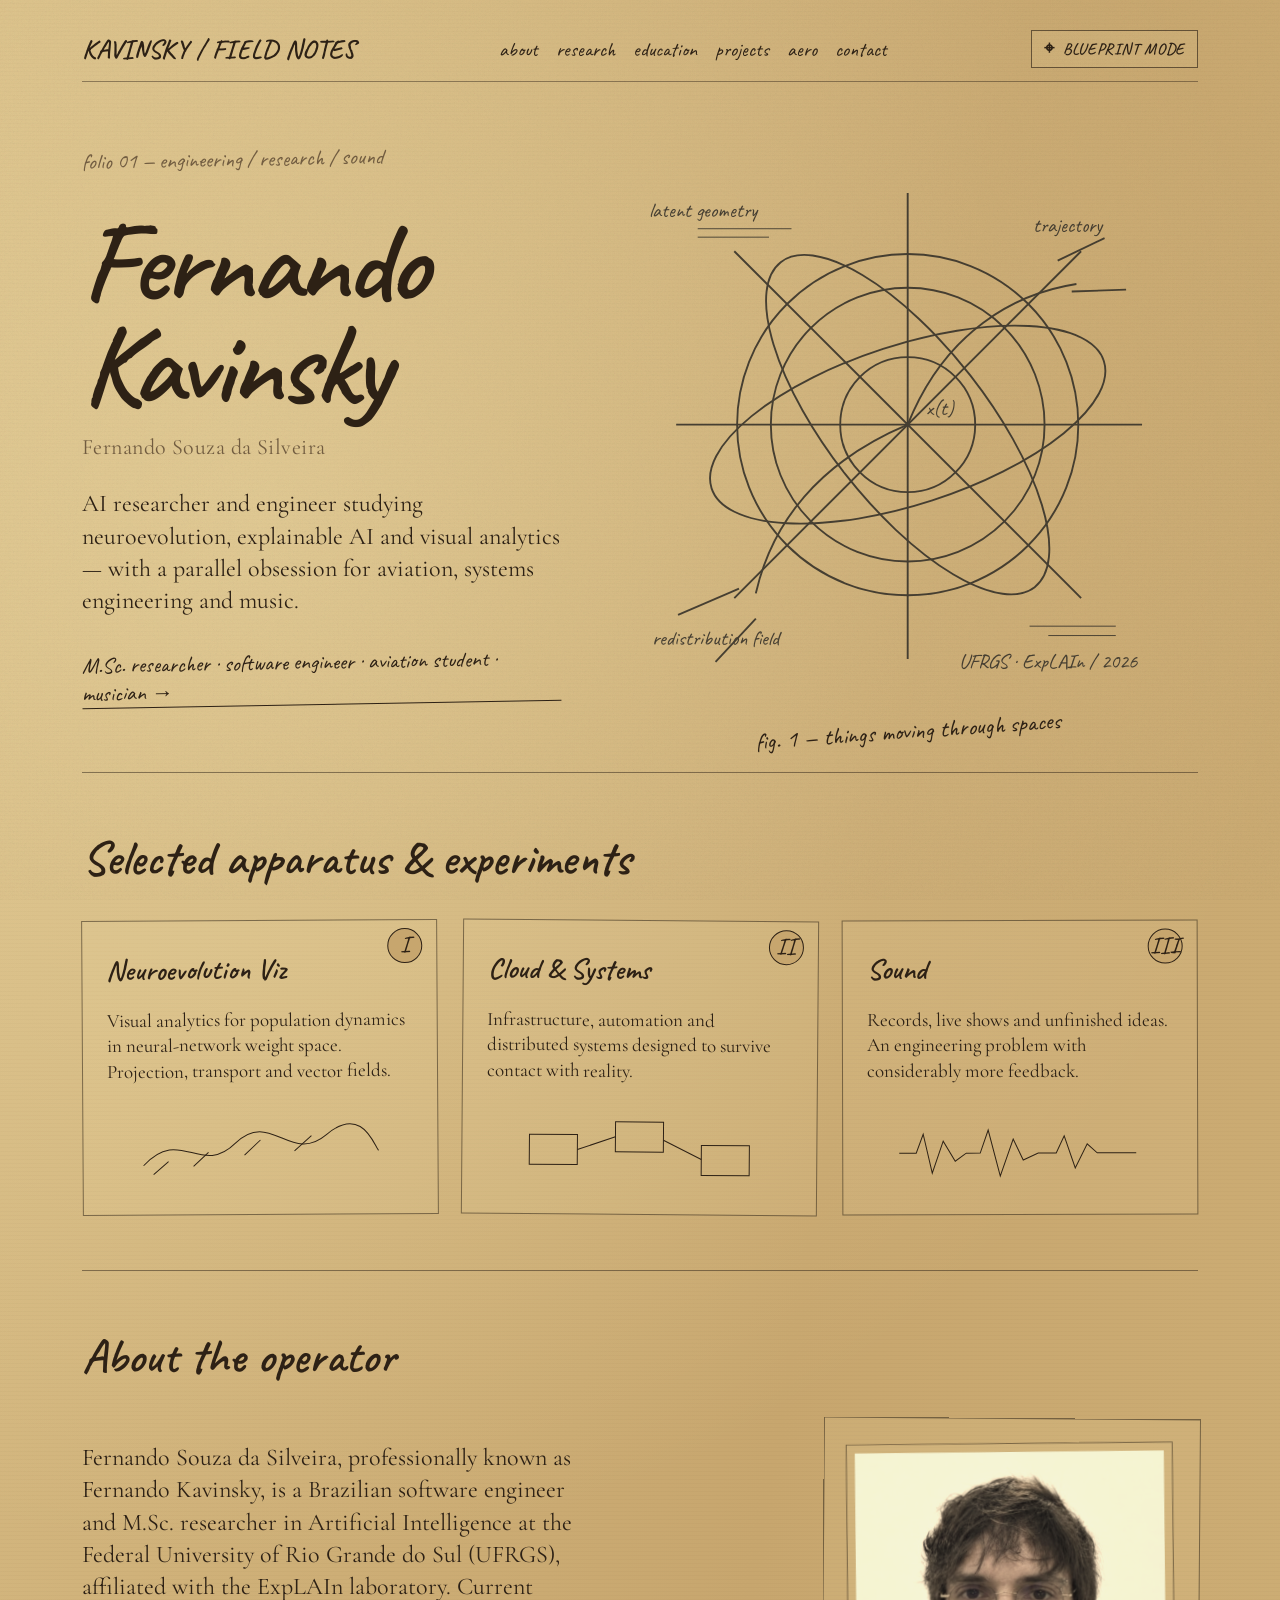
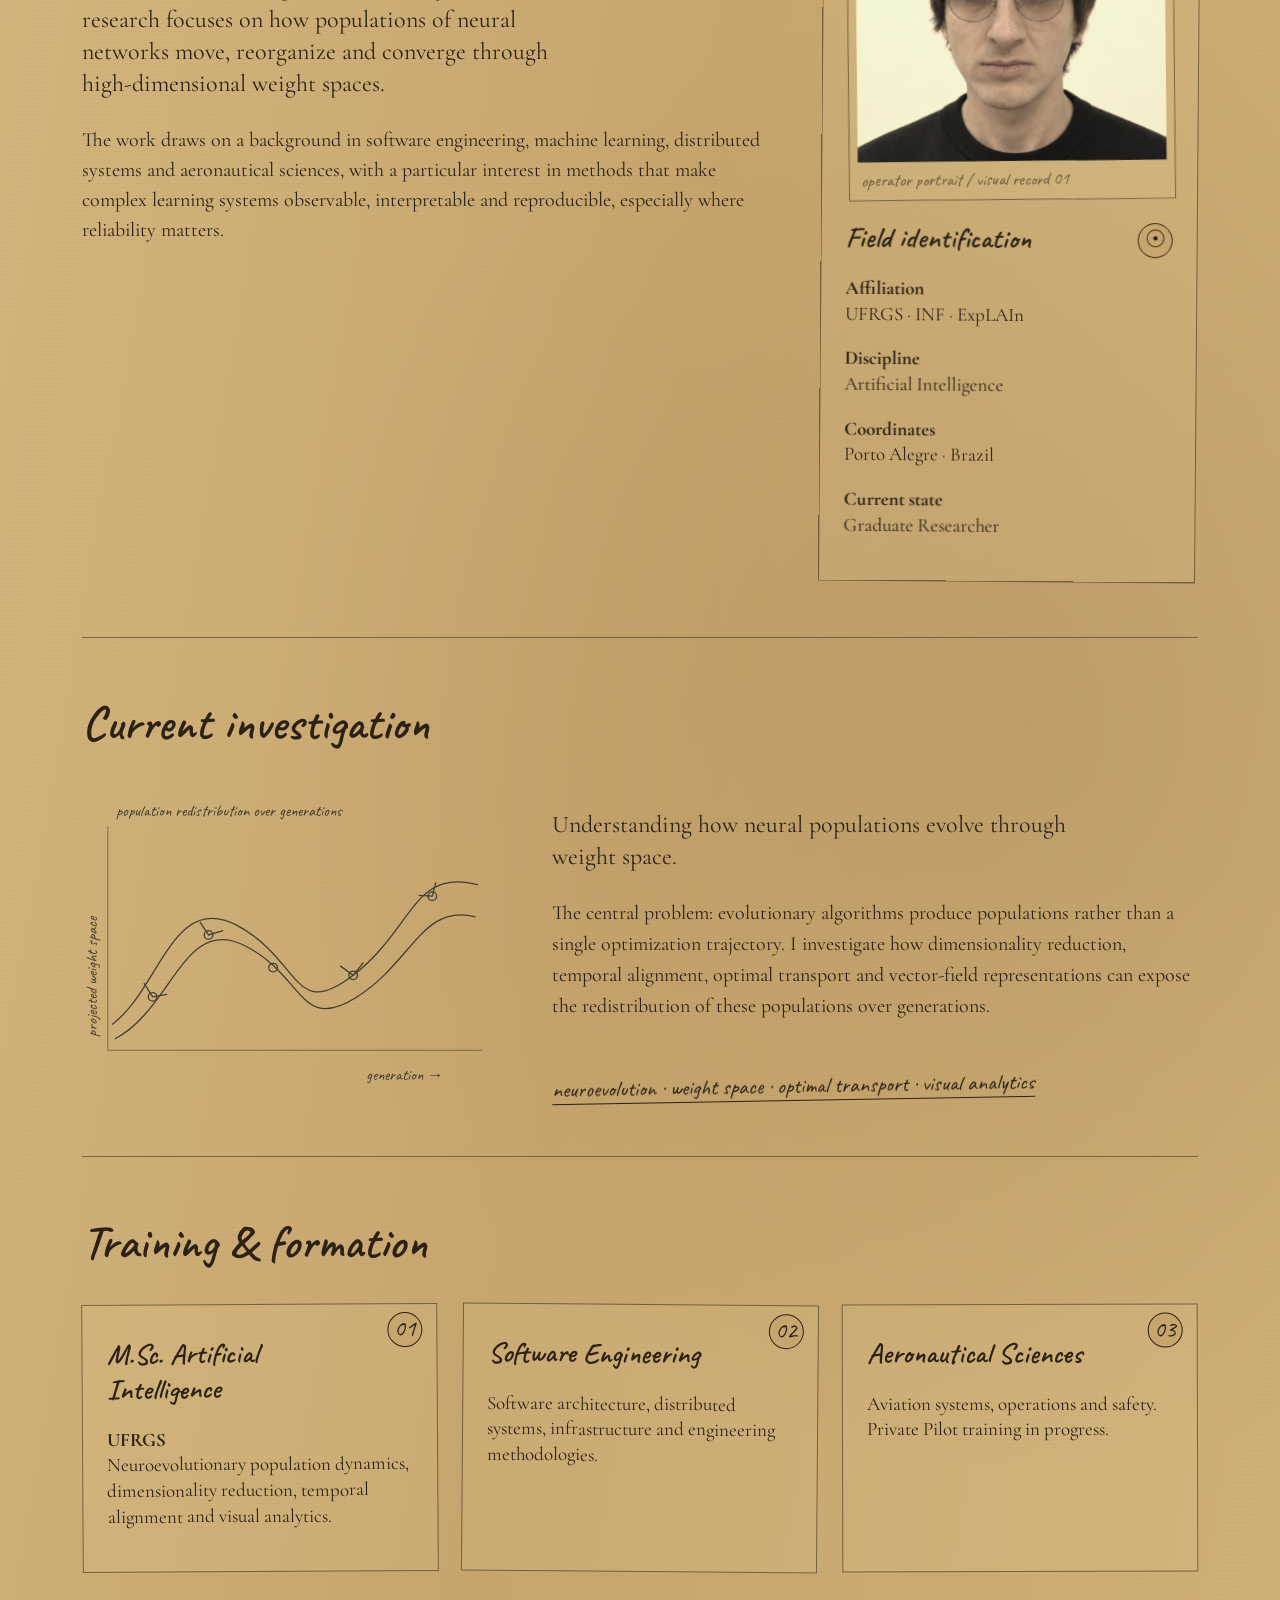
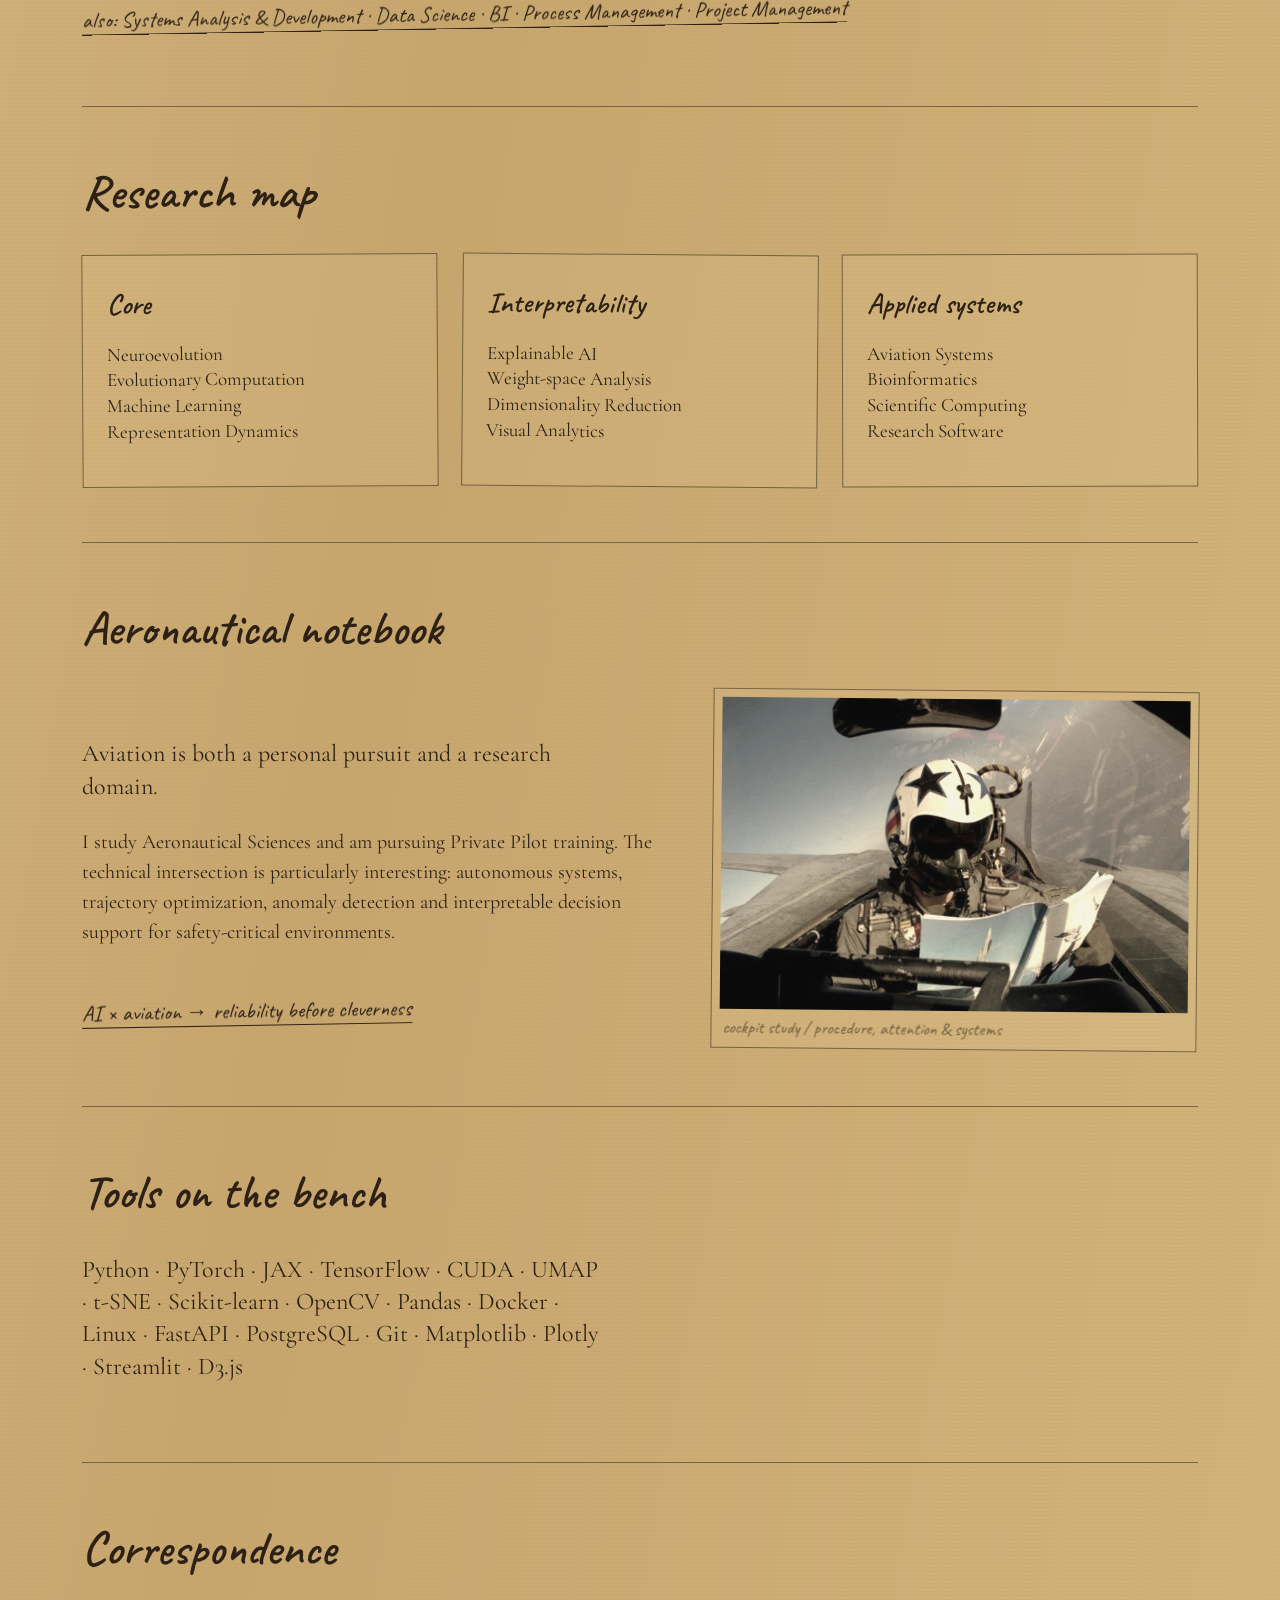
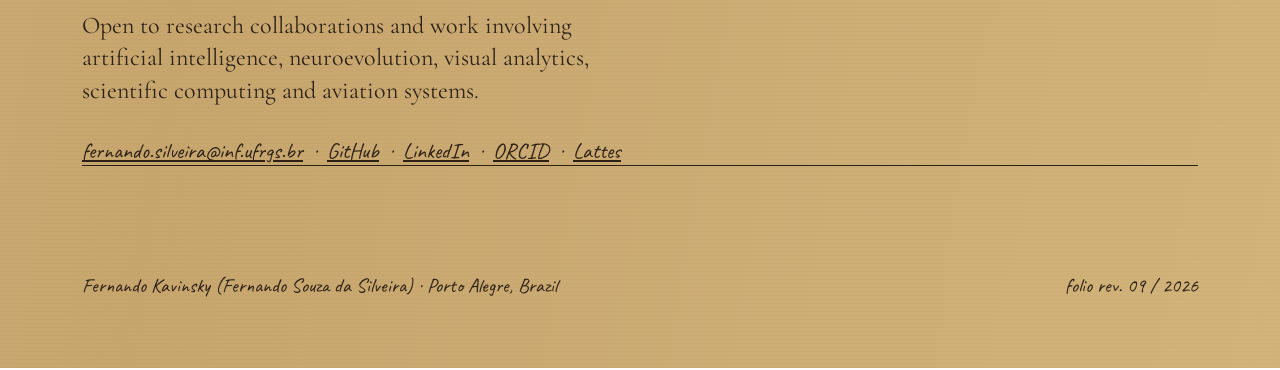
<file: index.html>
<!doctype html>
<html lang="en">
<head>
<meta charset="utf-8">
<meta name="viewport" content="width=device-width,initial-scale=1">
<title>Fernando Kavinsky | Fernando Souza da Silveira</title>
<meta name="description" content="Fernando Souza da Silveira (Fernando Kavinsky) is a software engineer and M.Sc. researcher in Artificial Intelligence at UFRGS, working on neuroevolution, explainable AI and visual analytics.">
<meta name="author" content="Fernando Souza da Silveira">
<meta name="robots" content="index, follow">
<meta name="theme-color" content="#c7a66e" id="themeColor">
<link rel="canonical" href="https://kavinsky.net/">
<link rel="icon" type="image/svg+xml" href="assets/images/favicon.svg">

<meta property="og:type" content="profile">
<meta property="profile:first_name" content="Fernando">
<meta property="profile:last_name" content="Souza da Silveira">
<meta property="og:title" content="Fernando Kavinsky | Fernando Souza da Silveira">
<meta property="og:description" content="Fernando Souza da Silveira (Fernando Kavinsky) is a software engineer and M.Sc. researcher in Artificial Intelligence at UFRGS, working on neuroevolution, explainable AI and visual analytics.">
<meta property="og:image" content="https://kavinsky.net/assets/images/profile_pic.jpeg">
<meta property="og:url" content="https://kavinsky.net/">
<meta property="og:site_name" content="Fernando Kavinsky">
<meta property="og:locale" content="en_US">

<meta name="twitter:card" content="summary_large_image">
<meta name="twitter:title" content="Fernando Kavinsky | Fernando Souza da Silveira">
<meta name="twitter:description" content="Fernando Souza da Silveira (Fernando Kavinsky) is a software engineer and M.Sc. researcher in Artificial Intelligence at UFRGS, working on neuroevolution, explainable AI and visual analytics.">
<meta name="twitter:image" content="https://kavinsky.net/assets/images/profile_pic.jpeg">

<script type="application/ld+json">
{
  "@context": "https://schema.org",
  "@type": "ProfilePage",
  "url": "https://kavinsky.net/",
  "mainEntity": {
    "@type": "Person",
    "@id": "https://kavinsky.net/#person",
    "name": "Fernando Souza da Silveira",
    "givenName": "Fernando",
    "familyName": "Souza da Silveira",
    "alternateName": ["Fernando Kavinsky", "Fernando Silveira", "Kavinsky"],
    "url": "https://kavinsky.net/",
    "image": "https://kavinsky.net/assets/images/profile-portrait.jpg",
    "jobTitle": "Software Engineer and AI Researcher",
    "nationality": {"@type": "Country", "name": "Brazil"},
    "affiliation": {
      "@type": "Organization",
      "name": "Federal University of Rio Grande do Sul",
      "alternateName": "UFRGS",
      "url": "https://www.ufrgs.br/"
    },
    "knowsAbout": ["Neuroevolution", "Explainable AI", "Visual Analytics", "Machine Learning"],
    "sameAs": [
      "https://github.com/zzFernando",
      "https://linkedin.com/in/zzfernando",
      "http://lattes.cnpq.br/6508343705598182",
      "https://orcid.org/0009-0005-8188-7807"
    ]
  }
}
</script>
<style>
@import url('https://fonts.googleapis.com/css2?family=Cormorant+Garamond:wght@400;500;600&family=Caveat:wght@400;500;600&display=swap');
:root{--ink:#2d2115;--faint:#715c40;--paper:#c7a66e;--paper2:#d6ba82}
*{box-sizing:border-box}
html{scroll-behavior:smooth}
.skip-link{position:fixed;left:16px;top:16px;z-index:10;padding:9px 13px;color:var(--ink);background:var(--paper2);border:1px solid;transform:translateY(-160%)}
.skip-link:focus{transform:translateY(0)}
a:focus-visible,button:focus-visible{outline:2px solid currentColor;outline-offset:4px}
body{
 margin:0;color:var(--ink);font-family:"Cormorant Garamond",serif;
 background:
 radial-gradient(circle at 20% 10%,rgba(255,245,196,.32),transparent 22%),
 radial-gradient(circle at 80% 45%,rgba(89,53,24,.11),transparent 25%),
 repeating-linear-gradient(0deg,rgba(60,35,15,.025) 0 1px,transparent 1px 4px),
 linear-gradient(100deg,var(--paper2),var(--paper) 47%,#d2b47b);
}
body:before{
 content:"";position:fixed;inset:0;pointer-events:none;opacity:.35;mix-blend-mode:multiply;
 background-image:url("data:image/svg+xml,%3Csvg xmlns='http://www.w3.org/2000/svg' width='140' height='140'%3E%3Cfilter id='n'%3E%3CfeTurbulence baseFrequency='.75' numOctaves='4' stitchTiles='stitch'/%3E%3C/filter%3E%3Crect width='100%25' height='100%25' filter='url(%23n)' opacity='.16'/%3E%3C/svg%3E")
}
.wrap{max-width:1180px;margin:auto;padding:26px 32px 70px}
nav{display:flex;justify-content:space-between;align-items:center;gap:14px;border-bottom:1px solid rgba(45,33,21,.45);padding:4px 0 13px}
.brand{flex:0 0 auto;white-space:nowrap;font:600 27px Caveat,cursive;color:inherit;text-decoration:none}
.links{display:flex;align-items:center;gap:18px;min-width:0;white-space:nowrap}
.links a{color:inherit;text-decoration:none;margin-left:0;font:20px Caveat,cursive}
.links a:hover{text-decoration:underline}
.hero{min-height:690px;display:grid;grid-template-columns:.88fr 1.12fr;align-items:center;gap:28px;position:relative}
.hero>div:first-child{min-width:0}
.kicker{display:block;margin-bottom:34px;font:22px/1.25 Caveat,cursive;color:var(--faint);transform:rotate(-1deg);transform-origin:left bottom}
h1{font:600 clamp(64px,9vw,126px)/.9 Caveat,cursive;margin:0 0 34px;letter-spacing:-4px}
.legal-name{margin:-18px 0 28px;font-size:22px;letter-spacing:.02em;color:var(--faint)}
.lead{font-size:24px;max-width:520px;line-height:1.35}
.note{font:22px Caveat,cursive;margin-top:30px;transform:rotate(-1deg);display:inline-block;border-bottom:1px solid}
.sketch{width:100%;filter:sepia(1) contrast(.9);opacity:.9}
.arrow{font:24px Caveat,cursive;position:absolute;right:0;bottom:26px;width:52%;text-align:center;transform:rotate(-4deg)}
.section{border-top:1px solid rgba(45,33,21,.5);padding:55px 0}
.section h2{font:600 48px Caveat,cursive;margin:0 0 32px}
.grid{display:grid;grid-template-columns:repeat(3,1fr);gap:24px}
.card{min-height:230px;border:1px solid rgba(45,33,21,.55);padding:24px;position:relative;background:rgba(255,240,190,.08);transform:rotate(-.35deg)}
.card:nth-child(2){transform:rotate(.45deg)}
.card:nth-child(3){transform:rotate(-.15deg)}
.num{z-index:2;font:24px Caveat,cursive;position:absolute;right:14px;top:8px;border:1px solid;border-radius:50%;width:35px;height:35px;text-align:center;background:var(--paper)}
.card h3{font:600 29px Caveat,cursive;margin:8px 0;padding-right:48px;line-height:1.2}
.card p{font-size:19px;line-height:1.35}
.diagram{height:70px;width:100%;margin-top:12px}
.footer{font:20px Caveat,cursive;display:flex;justify-content:space-between;flex-wrap:wrap;gap:12px 24px;padding-top:30px}
.media-frame{position:relative;margin:0;border:1px solid rgba(45,33,21,.55);padding:8px;background:rgba(255,240,190,.08);transform:rotate(.35deg)}
.media-frame img{display:block;width:100%;height:auto;object-fit:cover;filter:grayscale(.15) sepia(.55) contrast(.92);mix-blend-mode:multiply}
.media-frame figcaption{padding:7px 3px 1px;font:18px Caveat,cursive;color:var(--faint)}
.portrait-frame{margin:0 0 22px;transform:rotate(-1deg)}
.portrait-frame img{aspect-ratio:1;object-position:center}
.aero-frame{transform:rotate(.55deg)}
.aero-frame img{aspect-ratio:3/2}
#about .card>.num{position:static;float:right;margin:0 0 8px 12px}
.contact-links{display:flex;align-items:center;flex-wrap:wrap;gap:5px 10px;max-width:100%;transform:none}
.contact-links a{overflow-wrap:anywhere}

.theme-toggle{
  border:1px solid rgba(45,33,21,.65);background:rgba(255,240,190,.08);
  color:inherit;padding:8px 12px;font:600 16px Caveat,cursive;cursor:pointer;
  flex:0 0 auto;letter-spacing:.04em;display:flex;align-items:center;gap:8px;
}
.theme-toggle:hover{background:rgba(45,33,21,.08)}
.theme-icon{font-family:monospace;font-size:18px}

/* ───────── BLUEPRINT / NASA × STARK LAB ───────── */
body.blueprint{
 --ink:#d8f4ff;--faint:#79c8e8;--paper:#07141f;--paper2:#0a2233;
 color:var(--ink);
 background:
 radial-gradient(circle at 75% 22%,rgba(31,166,215,.14),transparent 24%),
 radial-gradient(circle at 20% 78%,rgba(0,112,160,.10),transparent 28%),
 linear-gradient(rgba(70,177,214,.075) 1px,transparent 1px),
 linear-gradient(90deg,rgba(70,177,214,.075) 1px,transparent 1px),
 linear-gradient(rgba(70,177,214,.025) 1px,transparent 1px),
 linear-gradient(90deg,rgba(70,177,214,.025) 1px,transparent 1px),
 linear-gradient(120deg,#06111b,#092638 55%,#06131e);
 background-size:auto,auto,40px 40px,40px 40px,8px 8px,8px 8px,auto;
}
body.blueprint:before{
 opacity:.16;mix-blend-mode:screen;
 background-image:
 radial-gradient(circle at center,rgba(113,222,255,.35) 0 1px,transparent 1.5px);
 background-size:20px 20px;
}
body.blueprint nav,
body.blueprint .section{border-color:rgba(112,213,245,.35)}
body.blueprint .theme-toggle{
 font-family:ui-monospace,SFMono-Regular,Consolas,monospace;
 font-size:11px;letter-spacing:.12em;border-color:rgba(106,214,249,.65);
 background:rgba(24,123,160,.10);box-shadow:inset 0 0 16px rgba(62,197,239,.06);
}
body.blueprint .theme-toggle:hover{background:rgba(54,186,226,.16)}
body.blueprint .brand,
body.blueprint .links a,
body.blueprint .kicker,
body.blueprint h1,
body.blueprint .note,
body.blueprint .section h2,
body.blueprint .card h3,
body.blueprint .footer,
body.blueprint .arrow{
 font-family:ui-monospace,SFMono-Regular,Consolas,monospace;
 letter-spacing:.04em;
}
body.blueprint h1{
 text-transform:uppercase;font-weight:400;line-height:1;letter-spacing:-.055em;
 text-shadow:0 0 20px rgba(93,217,255,.12)
}
body.blueprint .section h2{
 text-transform:uppercase;font-size:34px;font-weight:400;letter-spacing:.08em
}
body.blueprint .section h2:before{content:"SYS // ";color:var(--faint);font-size:.58em}
body.blueprint .card{
 transform:none!important;background:rgba(7,35,49,.35);
 border-color:rgba(107,207,239,.42);
 box-shadow:inset 0 0 24px rgba(44,184,224,.035);
 clip-path:polygon(0 0,calc(100% - 15px) 0,100% 15px,100% 100%,0 100%);
}
body.blueprint .card:after{
 content:"";position:absolute;right:0;top:0;width:15px;height:15px;
 border-left:1px solid rgba(107,207,239,.42)
}
body.blueprint .num{border-radius:0;border-color:rgba(107,207,239,.55);font-family:monospace;background:var(--paper)}
body.blueprint .sketch{filter:none;opacity:.9}
body.blueprint .media-frame{transform:none;border-color:rgba(107,207,239,.42);background:rgba(7,35,49,.35);clip-path:polygon(0 0,calc(100% - 15px) 0,100% 15px,100% 100%,0 100%)}
body.blueprint .media-frame:before{content:attr(data-label);position:absolute;z-index:1;top:16px;left:16px;padding:4px 6px;background:rgba(5,24,34,.78);border:1px solid rgba(107,207,239,.45);font:9px ui-monospace,monospace;letter-spacing:.12em;color:#bcefff}
body.blueprint .media-frame img{filter:grayscale(1) sepia(1) hue-rotate(145deg) saturate(2.2) contrast(1.12) brightness(.74);mix-blend-mode:screen;opacity:.82}
body.blueprint .media-frame figcaption{font:11px ui-monospace,monospace;letter-spacing:.08em;color:var(--faint)}
body.blueprint svg [stroke="#2d2115"]{stroke:#9be8ff}
body.blueprint svg [fill="#2d2115"]{fill:#b8efff}
body.blueprint .diagram [stroke="#2d2115"]{stroke:#9be8ff}
body.blueprint a{color:#bcefff}
body.blueprint .lead{font-family:"Cormorant Garamond",serif}
body.blueprint .legal-name{font:13px ui-monospace,SFMono-Regular,Consolas,monospace;letter-spacing:.14em;text-transform:uppercase}
body.blueprint .note{
 border:1px solid rgba(100,207,241,.38);padding:8px 12px;
 background:rgba(31,151,190,.07);transform:none
}
body.blueprint .footer:before{content:"SYSTEM STATUS: NOMINAL  //  ";color:var(--faint)}
body.blueprint .art{position:relative}
body.blueprint .art:after{
 content:"VISUAL ANALYTICS // WEIGHT-SPACE TELEMETRY";
 position:absolute;right:2%;bottom:4%;font:10px ui-monospace,monospace;
 letter-spacing:.12em;color:var(--faint);border-top:1px solid;padding-top:5px
}

@media(max-width:1200px){
 nav{display:grid;grid-template-columns:minmax(0,1fr) auto;gap:10px 24px}
 .links{grid-column:1/-1;grid-row:2;justify-content:space-between}
 .links a{margin-left:0}
 .theme-toggle{justify-self:end}
}
@media(max-width:900px){
 section>div[style*="grid-template-columns"]{grid-template-columns:minmax(0,1fr)!important}
 .hero{width:100%;grid-template-columns:minmax(0,1fr);min-height:auto;padding:60px 0}
 .hero>*,.hero>div,.lead,.note,.kicker{min-width:0;max-width:100%;overflow-wrap:anywhere}
 .hero .art{width:min(100%,650px);margin:0 auto}
 .arrow{display:none}
 .grid{grid-template-columns:minmax(0,1fr)}
}
@media(max-width:650px){
 nav{gap:10px}
 .brand{min-width:0;font-size:20px;line-height:1}
 .links,#themeLabel{display:none}
 .theme-toggle{width:42px;min-width:0;padding:7px;justify-content:center}
}
@media(max-width:600px){
 .wrap{width:100%;padding:18px}
 .hero{padding:54px 0}
 .kicker{font-size:19px;line-height:1.35;margin-bottom:16px;transform:none}
 h1{font-size:clamp(58px,18vw,72px);line-height:.95;letter-spacing:-3px;margin-bottom:30px}
 body.blueprint h1{line-height:1.05;letter-spacing:-.04em}
 .lead{font-size:22px}
 .note{display:block;font-size:20px;line-height:1.25}
 .section{padding:46px 0}
 .section h2{font-size:clamp(38px,11vw,48px);line-height:1.08}
 body.blueprint .section h2{font-size:clamp(27px,8vw,32px);line-height:1.2;overflow-wrap:anywhere}
 .card h3{font-size:27px;padding-right:48px}
 body.blueprint .card h3{font-size:24px;line-height:1.3}
 .sketch{display:block;width:100%;max-width:100%}
 .footer{gap:16px;flex-direction:column}
 .contact-links{gap:8px 10px}
}
@media(max-width:380px){
 .brand{max-width:190px;white-space:normal;line-height:.95}
 h1{font-size:56px}
 .section h2{font-size:38px}
 body.blueprint .section h2{font-size:27px}
 .lead{font-size:21px}
 .note{font-size:18px}
}
@media(prefers-reduced-motion:reduce){html{scroll-behavior:auto}*,*:before,*:after{transition:none!important}}
</style>
</head>
<body>
<a class="skip-link" href="#content">Skip to content</a>
<div class="wrap">
<nav aria-label="Primary navigation"><a class="brand" href="#top">KAVINSKY / FIELD NOTES</a><div class="links"><a href="#about">about</a><a href="#research">research</a><a href="#education">education</a><a href="#work">projects</a><a href="#aero">aero</a><a href="#contact">contact</a></div><button id="themeToggle" class="theme-toggle" type="button" aria-label="Switch to Blueprint theme" aria-pressed="false">
      <span class="theme-icon">⌖</span><span id="themeLabel">BLUEPRINT MODE</span>
    </button></nav>

<main id="content">
<section class="hero" id="top" aria-labelledby="pageTitle">
 <div>
  <div class="kicker">folio 01 — engineering / research / sound</div>
  <h1 id="pageTitle">Fernando<br>Kavinsky</h1>
  <p class="legal-name">Fernando Souza da Silveira</p>
  <div class="lead">AI researcher and engineer studying neuroevolution, explainable AI and visual analytics — with a parallel obsession for aviation, systems engineering and music.</div>
  <div class="note">M.Sc. researcher · software engineer · aviation student · musician →</div>
 </div>
 <div class="art">
  <svg class="sketch" viewBox="0 0 650 650" aria-label="technical sketch">
   <g fill="none" stroke="#2d2115" stroke-width="2">
    <circle cx="340" cy="325" r="182"/><circle cx="340" cy="325" r="146"/><circle cx="340" cy="325" r="72"/>
    <path d="M93 325H590M340 78V575M155 140L525 510M155 510L525 140"/>
    <ellipse cx="340" cy="325" rx="220" ry="85" transform="rotate(-18 340 325)"/>
    <ellipse cx="340" cy="325" rx="220" ry="85" transform="rotate(52 340 325)"/>
    <path d="M340 325 C380 225 455 185 520 175 M340 325 C245 365 195 430 178 505"/>
    <path d="M500 150l50-24m-35 57l58-2M160 500l-65 28m83 4l-43 46"/>
    <g stroke-width="1"><path d="M116 116l100 0M116 125h76M470 540h92M490 550h72"/></g>
   </g>
   <g fill="#2d2115" font-family="Caveat, cursive" font-size="22">
    <text x="64" y="104">latent geometry</text><text x="474" y="120">trajectory</text>
    <text x="395" y="585">UFRGS · ExpLAIn / 2026</text><text x="67" y="560">redistribution field</text>
    <text x="360" y="315">x(t)</text>
   </g>
  </svg>
 </div>
 <div class="arrow">fig. 1 — things moving through spaces</div>
</section>

<section class="section" id="work">
 <h2>Selected apparatus & experiments</h2>
 <div class="grid">
  <article class="card"><div class="num">I</div><h3>Neuroevolution Viz</h3><p>Visual analytics for population dynamics in neural-network weight space. Projection, transport and vector fields.</p>
   <svg class="diagram" viewBox="0 0 250 70"><g fill="none" stroke="#2d2115"><path d="M8 50C45 10 65 62 100 28s55 22 91-8 48 12 52 16"/><path d="M18 59l15-13m25 5 15-14m36 3 16-15m34 11 17-15"/></g></svg>
  </article>
  <article class="card"><div class="num">II</div><h3>Cloud & Systems</h3><p>Infrastructure, automation and distributed systems designed to survive contact with reality.</p>
   <svg class="diagram" viewBox="0 0 250 70"><g fill="none" stroke="#2d2115"><rect x="15" y="20" width="48" height="30"/><rect x="101" y="7" width="48" height="30"/><rect x="187" y="30" width="48" height="30"/><path d="M63 35l38-13m48 3 38 19"/></g></svg>
  </article>
  <article class="card"><div class="num">III</div><h3>Sound</h3><p>Records, live shows and unfinished ideas. An engineering problem with considerably more feedback.</p>
   <svg class="diagram" viewBox="0 0 250 70"><path fill="none" stroke="#2d2115" d="M4 38h17l7-19 9 39 11-32 12 20 11-8h14l8-23 12 46 13-37 10 21 15-7h18l8-17 11 32 12-24 10 9h39"/></svg>
  </article>
 </div>
</section>

<section class="section" id="about">
 <h2>About the operator</h2>
 <div style="display:grid;grid-template-columns:1.3fr .7fr;gap:38px">
  <div>
   <p class="lead">Fernando Souza da Silveira, professionally known as Fernando Kavinsky, is a Brazilian software engineer and M.Sc. researcher in Artificial Intelligence at the Federal University of Rio Grande do Sul (UFRGS), affiliated with the ExpLAIn laboratory. Current research focuses on how populations of neural networks move, reorganize and converge through high-dimensional weight spaces.</p>
   <p style="font-size:20px;line-height:1.5">The work draws on a background in software engineering, machine learning, distributed systems and aeronautical sciences, with a particular interest in methods that make complex learning systems observable, interpretable and reproducible, especially where reliability matters.</p>
  </div>
  <div class="card" style="min-height:auto">
   <figure class="media-frame portrait-frame" data-label="ID // OPERATOR 01">
    <img src="assets/images/profile-portrait.jpg" width="400" height="400" alt="Portrait of Fernando Souza da Silveira (Fernando Kavinsky) wearing glasses" loading="lazy">
    <figcaption>operator portrait / visual record 01</figcaption>
   </figure>
   <div class="num">☉</div><h3>Field identification</h3>
   <p><b>Affiliation</b><br>UFRGS · INF · ExpLAIn</p>
   <p><b>Discipline</b><br>Artificial Intelligence</p>
   <p><b>Coordinates</b><br>Porto Alegre · Brazil</p>
   <p><b>Current state</b><br>Graduate Researcher</p>
  </div>
 </div>
</section>

<section class="section" id="research">
 <h2>Current investigation</h2>
 <div style="display:grid;grid-template-columns:.8fr 1.2fr;gap:40px;align-items:center">
  <svg class="sketch" viewBox="0 0 500 350">
   <g fill="none" stroke="#2d2115" stroke-width="1.5">
    <path d="M35 270C90 230 105 115 180 155s65 112 135 58 70-126 145-105"/>
    <path d="M38 287C105 252 118 144 188 178s64 102 130 61 77-110 139-94"/>
    <circle cx="82" cy="238" r="5"/><circle cx="147" cy="166" r="5"/><circle cx="222" cy="204" r="5"/><circle cx="315" cy="213" r="5"/><circle cx="407" cy="121" r="5"/>
    <path d="M72 222l10 16 17-3M137 151l10 15 17-5M300 202l15 11 12-15M391 120l16 1 4-16"/>
    <path d="M30 300H465M30 300V40" stroke-width=".7"/>
   </g>
   <g fill="#2d2115" font-family="Caveat, cursive" font-size="19"><text x="40" y="28">population redistribution over generations</text><text x="330" y="335">generation →</text><text x="18" y="285" transform="rotate(-90 18 285)">projected weight space</text></g>
  </svg>
  <div>
   <p class="lead">Understanding how neural populations evolve through weight space.</p>
   <p style="font-size:20px;line-height:1.55">The central problem: evolutionary algorithms produce populations rather than a single optimization trajectory. I investigate how dimensionality reduction, temporal alignment, optimal transport and vector-field representations can expose the redistribution of these populations over generations.</p>
   <div class="note">neuroevolution · weight space · optimal transport · visual analytics</div>
  </div>
 </div>
</section>

<section class="section" id="education">
 <h2>Training & formation</h2>
 <div class="grid">
  <article class="card"><div class="num">01</div><h3>M.Sc. Artificial Intelligence</h3><p><b>UFRGS</b><br>Neuroevolutionary population dynamics, dimensionality reduction, temporal alignment and visual analytics.</p></article>
  <article class="card"><div class="num">02</div><h3>Software Engineering</h3><p>Software architecture, distributed systems, infrastructure and engineering methodologies.</p></article>
  <article class="card"><div class="num">03</div><h3>Aeronautical Sciences</h3><p>Aviation systems, operations and safety. Private Pilot training in progress.</p></article>
 </div>
 <p class="note" style="margin-top:28px">also: Systems Analysis & Development · Data Science · BI · Process Management · Project Management</p>
</section>

<section class="section">
 <h2>Research map</h2>
 <div class="grid">
  <article class="card"><h3>Core</h3><p>Neuroevolution<br>Evolutionary Computation<br>Machine Learning<br>Representation Dynamics</p></article>
  <article class="card"><h3>Interpretability</h3><p>Explainable AI<br>Weight-space Analysis<br>Dimensionality Reduction<br>Visual Analytics</p></article>
  <article class="card"><h3>Applied systems</h3><p>Aviation Systems<br>Bioinformatics<br>Scientific Computing<br>Research Software</p></article>
 </div>
</section>

<section class="section" id="aero">
 <h2>Aeronautical notebook</h2>
 <div style="display:grid;grid-template-columns:1.1fr .9fr;gap:35px;align-items:center">
  <div>
   <p class="lead">Aviation is both a personal pursuit and a research domain.</p>
   <p style="font-size:20px;line-height:1.5">I study Aeronautical Sciences and am pursuing Private Pilot training. The technical intersection is particularly interesting: autonomous systems, trajectory optimization, anomaly detection and interpretable decision support for safety-critical environments.</p>
   <div class="note">AI × aviation → reliability before cleverness</div>
  </div>
  <figure class="media-frame aero-frame" data-label="AERO // CHECKLIST STUDY">
   <img src="assets/images/aviation-cockpit.jpg" width="702" height="467" alt="Fighter pilot in a cockpit consulting a flight manual" loading="lazy">
   <figcaption>cockpit study / procedure, attention & systems</figcaption>
  </figure>
 </div>
</section>

<section class="section">
 <h2>Tools on the bench</h2>
 <p class="lead">Python · PyTorch · JAX · TensorFlow · CUDA · UMAP · t-SNE · Scikit-learn · OpenCV · Pandas · Docker · Linux · FastAPI · PostgreSQL · Git · Matplotlib · Plotly · Streamlit · D3.js</p>
</section>

<section class="section" id="contact">
 <h2>Correspondence</h2>
 <p class="lead">Open to research collaborations and work involving artificial intelligence, neuroevolution, visual analytics, scientific computing and aviation systems.</p>
 <p class="note contact-links"><a style="color:inherit" href="mailto:fernando.silveira@inf.ufrgs.br">fernando.silveira@inf.ufrgs.br</a><span aria-hidden="true">·</span><a style="color:inherit" href="https://github.com/zzFernando" target="_blank" rel="noopener noreferrer">GitHub</a><span aria-hidden="true">·</span><a style="color:inherit" href="https://linkedin.com/in/zzfernando" target="_blank" rel="noopener noreferrer">LinkedIn</a><span aria-hidden="true">·</span><a style="color:inherit" href="https://orcid.org/0009-0005-8188-7807" target="_blank" rel="noopener noreferrer me">ORCID</a><span aria-hidden="true">·</span><a style="color:inherit" href="http://lattes.cnpq.br/6508343705598182" target="_blank" rel="noopener noreferrer me">Lattes</a></p>
</section>
</main>

<div class="footer"><span>Fernando Kavinsky (Fernando Souza da Silveira) · Porto Alegre, Brazil</span><span>folio rev. 09 / 2026</span></div>
</div>

<script>
(() => {
  const btn = document.getElementById('themeToggle');
  const label = document.getElementById('themeLabel');
  const icon = btn.querySelector('.theme-icon');
  const themeColor = document.getElementById('themeColor');

  function setTheme(theme) {
    const blueprint = theme === 'blueprint';
    document.body.classList.toggle('blueprint', blueprint);
    label.textContent = blueprint ? 'RENAISSANCE MODE' : 'BLUEPRINT MODE';
    icon.textContent = blueprint ? '✎' : '⌖';
    btn.setAttribute('aria-pressed', String(blueprint));
    btn.setAttribute('aria-label', blueprint ? 'Switch to Renaissance theme' : 'Switch to Blueprint theme');
    themeColor.content = blueprint ? '#07141f' : '#c7a66e';
    try { localStorage.setItem('kavinsky-theme', theme); } catch(e) {}
  }

  let saved = 'renaissance';
  try { saved = localStorage.getItem('kavinsky-theme') || 'renaissance'; } catch(e) {}
  setTheme(saved);

  btn.addEventListener('click', () => {
    setTheme(document.body.classList.contains('blueprint') ? 'renaissance' : 'blueprint');
  });
})();
</script>

</body></html>
</file>
